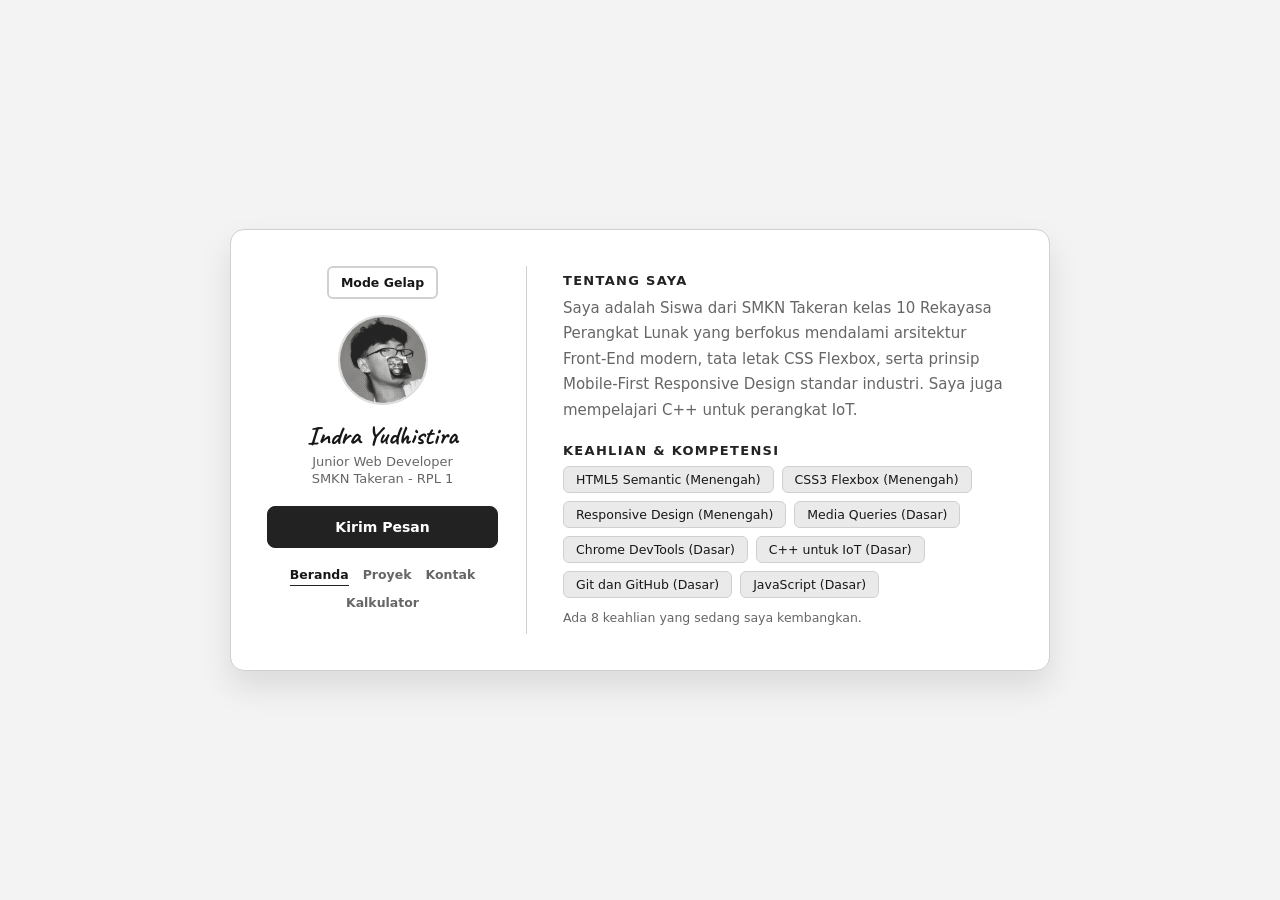
<file: index.html>
<!DOCTYPE html>
<html lang="id">
<head>
    <meta charset="UTF-8">
    <meta name="viewport" content="width=device-width, initial-scale=1.0">
    <title>Profil Digital Responsive - Indra Yudhistira</title>
    <link rel="icon" href="img/indra.jpeg">
    <link rel="stylesheet" href="css/style.css">
    <link href="https://fonts.googleapis.com/css2?family=Caveat:wght@500;600;700&family=Plus+Jakarta+Sans:wght@400;500;600;700;800&family=JetBrains+Mono:wght@400;500;600&display=swap" rel="stylesheet">
    <script src="js/main.js" defer></script>
</head>
<body>
    
    <main class="page-wrapper">
       <article class="profile-card">
         
        <header class="card-aside">
          <button id="tombol-tema" class="tombol-tema" type="button" aria-pressed="false">
            Mode Gelap
          </button>
          <div class="avatar-box">
            <img src="img/indra.jpeg" alt="Foto profil Indra Yudhistira" class="avatar-icon">
          </div>
          <h1 class="student-name">Indra Yudhistira</h1>
          <p class="student-role">Junior Web Developer</p>
          <p class="student-school">SMKN Takeran - RPL 1</p>
          <a href="mailto:xx1ndr4@gmail.com" target="_blank" class="btn-contact" id="btnKontak">Kirim Pesan</a>
          <nav class="nav-halaman" aria-label="Navigasi halaman">
            <a href="index.html" aria-current="page">Beranda</a>
            <a href="proyek.html">Proyek</a>
            <a href="kontak.html">Kontak</a>
            <a href="kalkulator.html">Kalkulator</a>
          </nav>
        </header>

        <section class="card-content">
          <div>
            <h2 class="section-heading">Tentang Saya</h2>
            <p class="bio-text">
              Saya adalah Siswa dari SMKN Takeran kelas 10 Rekayasa Perangkat Lunak yang berfokus mendalami
              arsitektur Front-End modern, tata letak CSS Flexbox, serta prinsip
              Mobile-First Responsive Design standar industri. Saya juga mempelajari
              C++ untuk perangkat IoT.
            </p>
          </div>

          <div class="skills-section">
            <h2 class="section-heading">Keahlian & Kompetensi</h2>
            <ul id="daftar-skill" class="skill-matrix"></ul>
            <p id="jumlah-skill" class="keterangan"></p>
          </div>
        </section>

       </article>
    </main>
    <div id="modalkontak" class="modal-overlay">
      <div class="modal-box">
        <h2>Kirim Pesan</h2>
        <p>Silahkan hubungi saya melalui email : xx1ndr4@gmail.com</p>
        <button id="btnTutupModal">Tutup</button>
      </div>
    </div>
</body>
</html>
</file>
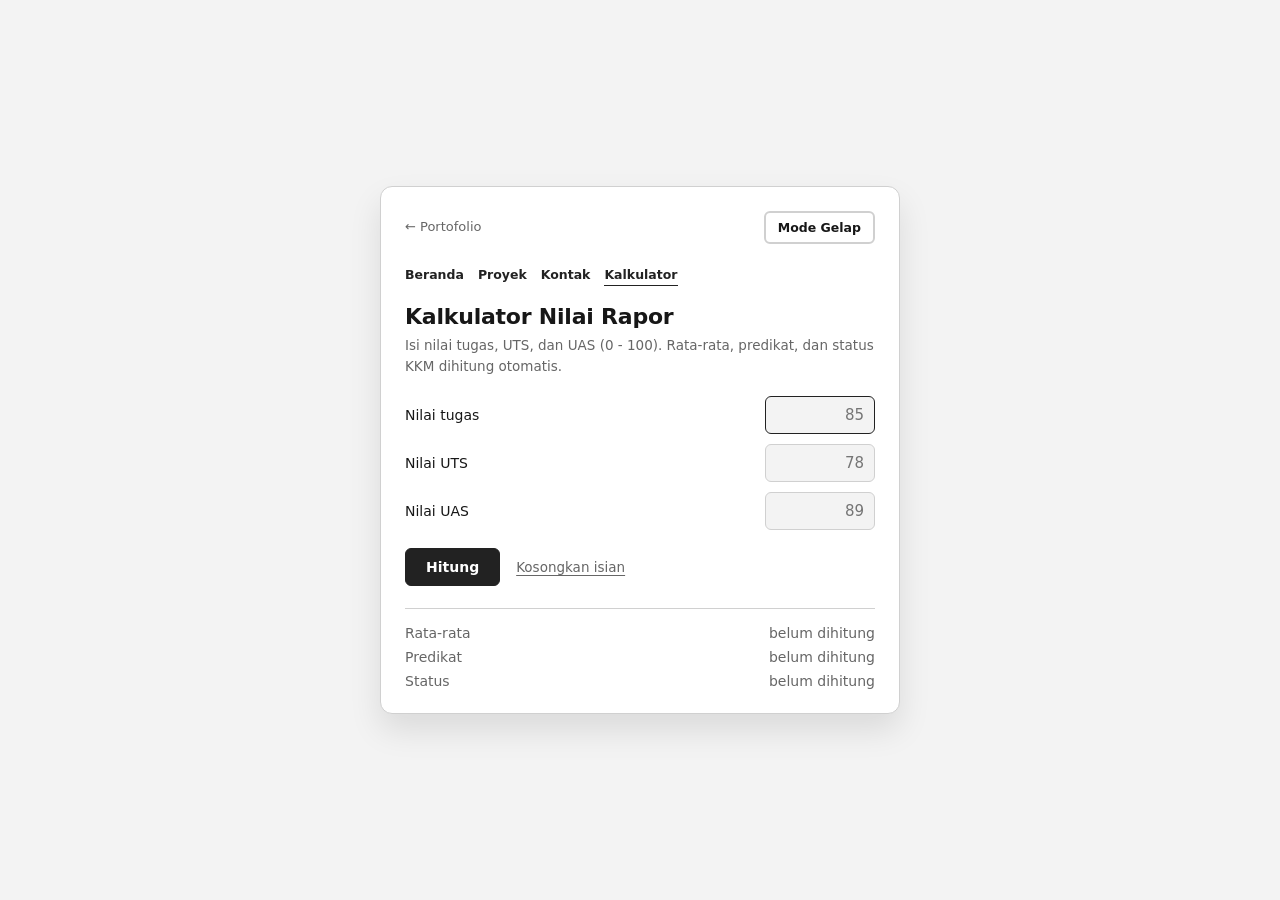
<file: kalkulator.html>
<!DOCTYPE html>
<html lang="id">
<head>
    <meta charset="UTF-8">
    <meta name="viewport" content="width=device-width, initial-scale=1.0">
    <title>Kalkulator Nilai Rapor - Indra Yudhistira</title>
    <link rel="icon" href="img/indra.jpeg">
    <link rel="stylesheet" href="css/style.css">
    <link href="https://fonts.googleapis.com/css2?family=Caveat:wght@500;600;700&family=Plus+Jakarta+Sans:wght@400;500;600;700;800&display=swap" rel="stylesheet">
    <script src="js/script.js" defer></script>
    <script src="js/main.js" defer></script>
</head>
<body>

    <main class="page-wrapper">
        <article class="panel">

            <div class="panel-head">
                <a class="tautan" href="index.html">&larr; Portofolio</a>
                <button id="tombol-tema" class="tombol-tema" type="button" aria-pressed="false">
                    Mode Gelap
                </button>
            </div>

            <nav class="nav-halaman" aria-label="Navigasi halaman">
                <a href="index.html">Beranda</a>
                <a href="proyek.html">Proyek</a>
                <a href="kontak.html">Kontak</a>
                <a href="kalkulator.html" aria-current="page">Kalkulator</a>
            </nav>

            <h1>Kalkulator Nilai Rapor</h1>
            <p class="keterangan">
                Isi nilai tugas, UTS, dan UAS (0 - 100). Rata-rata, predikat, dan status KKM dihitung otomatis.
            </p>

            <form id="formNilai" novalidate>
                <div class="baris-isian">
                    <label for="tugas">Nilai tugas</label>
                    <input type="number" id="tugas" name="tugas" min="0" max="100" step="0.1" inputmode="decimal" placeholder="85" autocomplete="off">
                </div>
                <div class="baris-isian">
                    <label for="uts">Nilai UTS</label>
                    <input type="number" id="uts" name="uts" min="0" max="100" step="0.1" inputmode="decimal" placeholder="78" autocomplete="off">
                </div>
                <div class="baris-isian">
                    <label for="uas">Nilai UAS</label>
                    <input type="number" id="uas" name="uas" min="0" max="100" step="0.1" inputmode="decimal" placeholder="89" autocomplete="off">
                </div>

                <div class="aksi">
                    <button type="submit" id="btnHitung" class="tombol-utama">Hitung</button>
                    <button type="reset" id="btnReset" class="tombol-teks">Kosongkan isian</button>
                </div>
            </form>

            <p id="pesan" class="pesan" hidden></p>

            <dl id="hasil" class="hasil" aria-live="polite">
                <div class="hasil-baris">
                    <dt>Rata-rata</dt>
                    <dd id="nilaiRataRata" class="teks-kosong">belum dihitung</dd>
                </div>
                <div class="hasil-baris">
                    <dt>Predikat</dt>
                    <dd id="nilaiPredikat" class="teks-kosong">belum dihitung</dd>
                </div>
                <div class="hasil-baris">
                    <dt>Status</dt>
                    <dd id="nilaiStatus" class="teks-kosong">belum dihitung</dd>
                </div>
            </dl>

        </article>
    </main>
</body>
</html>
</file>
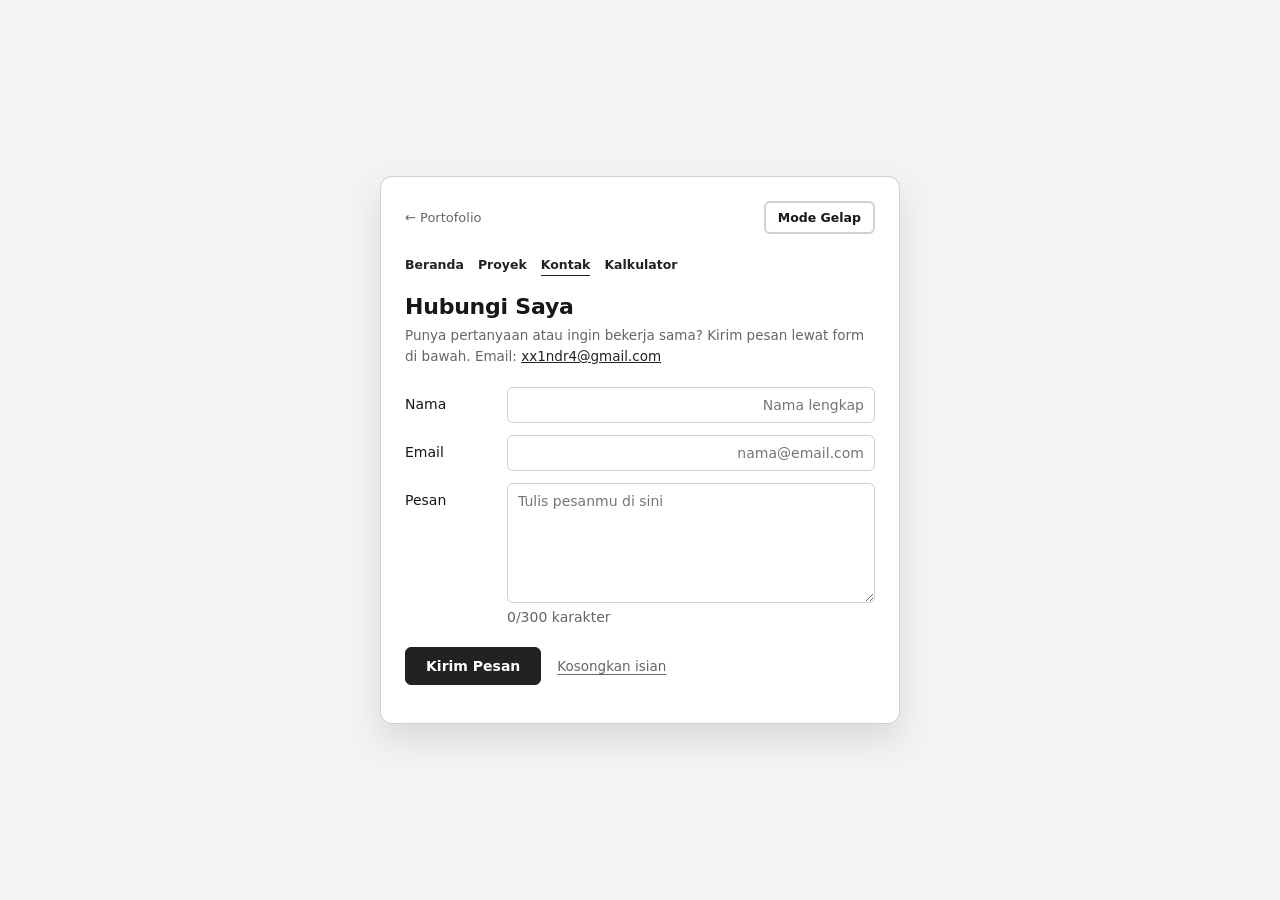
<file: kontak.html>
<!DOCTYPE html>
<html lang="id">
<head>
    <meta charset="UTF-8">
    <meta name="viewport" content="width=device-width, initial-scale=1.0">
    <title>Kontak - Indra Yudhistira</title>
    <link rel="icon" href="img/indra.jpeg">
    <link rel="stylesheet" href="css/style.css">
    <link href="https://fonts.googleapis.com/css2?family=Caveat:wght@500;600;700&family=Plus+Jakarta+Sans:wght@400;500;600;700;800&display=swap" rel="stylesheet">
    <script src="js/main.js" defer></script>
</head>
<body>

    <main class="page-wrapper">
        <article class="panel">

            <div class="panel-head">
                <a class="tautan" href="index.html">&larr; Portofolio</a>
                <button id="tombol-tema" class="tombol-tema" type="button" aria-pressed="false">
                    Mode Gelap
                </button>
            </div>

            <nav class="nav-halaman" aria-label="Navigasi halaman">
                <a href="index.html">Beranda</a>
                <a href="proyek.html">Proyek</a>
                <a href="kontak.html" aria-current="page">Kontak</a>
                <a href="kalkulator.html">Kalkulator</a>
            </nav>

            <h1>Hubungi Saya</h1>
            <p class="keterangan">
                Punya pertanyaan atau ingin bekerja sama? Kirim pesan lewat form di bawah.
                Email: <a href="mailto:xx1ndr4@gmail.com">xx1ndr4@gmail.com</a>
            </p>

            <form id="formKontak" class="form-kontak" novalidate>
                <div class="baris-isian">
                    <label for="nama">Nama</label>
                    <input type="text" id="nama" name="nama" placeholder="Nama lengkap" autocomplete="name" required>
                </div>
                <div class="baris-isian">
                    <label for="email">Email</label>
                    <input type="email" id="email" name="email" placeholder="nama@email.com" autocomplete="email" required>
                </div>
                <div class="baris-isian baris-pesan">
                    <label for="pesan">Pesan</label>
                    <div class="kolom-pesan">
                        <textarea id="pesan" name="pesan" rows="5" maxlength="300" placeholder="Tulis pesanmu di sini" required></textarea>
                        <span id="hitung-karakter" class="keterangan">0/300 karakter</span>
                    </div>
                </div>

                <div class="aksi">
                    <button type="submit" class="tombol-utama">Kirim Pesan</button>
                    <button type="reset" class="tombol-teks">Kosongkan isian</button>
                </div>
            </form>

            <p id="status-kontak" class="pesan" aria-live="polite"></p>

        </article>
    </main>

</body>
</html>
</file>
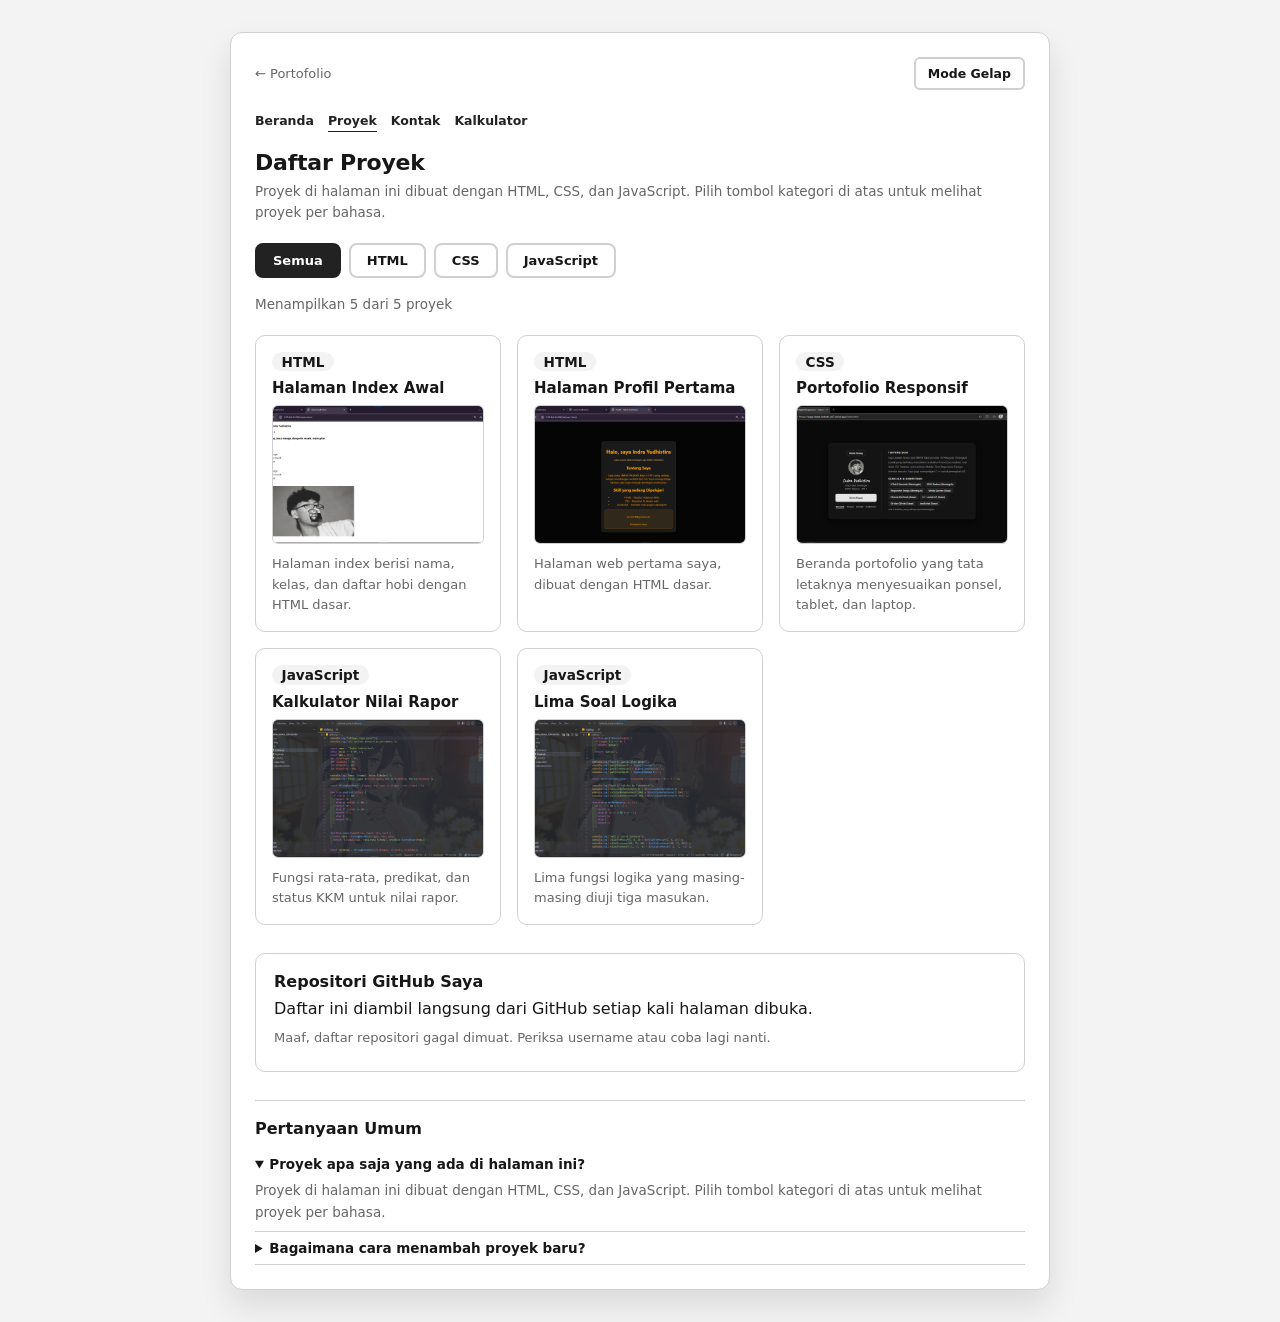
<file: proyek.html>
<!DOCTYPE html>
<html lang="id">
<head>
    <meta charset="UTF-8">
    <meta name="viewport" content="width=device-width, initial-scale=1.0">
    <title>Daftar Proyek - Indra Yudhistira</title>
    <link rel="icon" href="img/indra.jpeg">
    <link rel="stylesheet" href="css/style.css">
    <link href="https://fonts.googleapis.com/css2?family=Caveat:wght@500;600;700&family=Plus+Jakarta+Sans:wght@400;500;600;700;800&display=swap" rel="stylesheet">
    <script src="js/main.js" defer></script>
</head>
<body>

    <main class="page-wrapper">
        <article class="panel panel-lebar">

            <div class="panel-head">
                <a class="tautan" href="index.html">&larr; Portofolio</a>
                <button id="tombol-tema" class="tombol-tema" type="button" aria-pressed="false">
                    Mode Gelap
                </button>
            </div>

            <nav class="nav-halaman" aria-label="Navigasi halaman">
                <a href="index.html">Beranda</a>
                <a href="proyek.html" aria-current="page">Proyek</a>
                <a href="kontak.html">Kontak</a>
                <a href="kalkulator.html">Kalkulator</a>
            </nav>

            <h1>Daftar Proyek</h1>
            <p class="keterangan">
                Proyek di halaman ini dibuat dengan HTML, CSS, dan JavaScript.
                Pilih tombol kategori di atas untuk melihat proyek per bahasa.
            </p>

            <div class="filter">
                <button type="button" class="tombol-filter aktif" id="filter-semua">Semua</button>
                <button type="button" class="tombol-filter" id="filter-html">HTML</button>
                <button type="button" class="tombol-filter" id="filter-css">CSS</button>
                <button type="button" class="tombol-filter" id="filter-javascript">JavaScript</button>
            </div>

            <p id="jumlah-proyek" class="keterangan" aria-live="polite"></p>
            <div class="daftar-kartu" id="daftar-proyek"></div>

            <section class="kartu-repo">
                <h2>Repositori GitHub Saya</h2>
                <p>Daftar ini diambil langsung dari GitHub setiap kali halaman dibuka.</p>
                <p id="status-repo"></p>
                <ul id="daftar-repo"></ul>
            </section>

            <section class="faq">
                <h2>Pertanyaan Umum</h2>
                <details open>
                    <summary>Proyek apa saja yang ada di halaman ini?</summary>
                    <p>Proyek di halaman ini dibuat dengan HTML, CSS, dan JavaScript.
                        Pilih tombol kategori di atas untuk melihat proyek per bahasa.</p>
                </details>
                <details>
                    <summary>Bagaimana cara menambah proyek baru?</summary>
                    <p>Cukup tambahkan satu object baru ke <code>data/proyek.json</code>.
                        Kartu dan jumlah proyek otomatis ikut berubah.</p>
                </details>
            </section>

        </article>
    </main>

</body>
</html>
</file>
<file: css/style.css>
/* ============================================================
   Variabel CSS untuk tema terang dan gelap (P1-W07)
   Mode gelap hanya mengganti nilai variabel di body.gelap,
   jadi seluruh bagian halaman ikut berubah sekaligus.
   ============================================================ */
:root {
    color-scheme: light;

    --warna-utama: #222222;
    --warna-judul: #171717;
    --warna-aksen: #222222;
    --warna-tautan: #222222;
    --warna-latar: #F3F3F3;
    --warna-teks: #171717;
    --warna-teks-muted: #666666;
    --warna-kartu: #FFFFFF;
    --warna-kartu-2: #EAEAEA;
    --warna-kartu-3: #DCDCDC;
    --warna-garis: #D0D0D0;
    --warna-tombol: #222222;
    --warna-tombol-teks: #FFFFFF;
    --warna-tombol-hover: #444444;

    --shadow: 0 16px 32px rgba(0, 0, 0, 0.1);
    --overlay: rgba(0, 0, 0, 0.45);

    --lulus: #333333;
    --lulus-bg: rgba(51, 51, 51, 0.12);
    --remedial: #666666;
    --remedial-bg: rgba(102, 102, 102, 0.12);
    --danger: #555555;
    --danger-bg: rgba(85, 85, 85, 0.1);
}

body.gelap {
    color-scheme: dark;

    --warna-utama: #E5E5E5;
    --warna-judul: #F2F2F2;
    --warna-aksen: #E5E5E5;
    --warna-tautan: #E5E5E5;
    --warna-latar: #0A0A0A;
    --warna-teks: #F2F2F2;
    --warna-teks-muted: #A3A3A3;
    --warna-kartu: #141414;
    --warna-kartu-2: #202020;
    --warna-kartu-3: #2B2B2B;
    --warna-garis: #383838;
    --warna-tombol: #E5E5E5;
    --warna-tombol-teks: #111111;
    --warna-tombol-hover: #CFCFCF;

    --shadow: 0 16px 32px rgba(0, 0, 0, 0.5);
    --overlay: rgba(0, 0, 0, 0.72);

    --lulus: #E5E5E5;
    --lulus-bg: rgba(229, 229, 229, 0.14);
    --remedial: #BDBDBD;
    --remedial-bg: rgba(189, 189, 189, 0.14);
    --danger: #A8A8A8;
    --danger-bg: rgba(168, 168, 168, 0.12);
}

* {
    margin: 0;
    padding: 0;
    box-sizing: border-box;
}

body {
    /* Nama lama dipertahankan sebagai alias variabel tema baru. */
    --bg: var(--warna-latar);
    --surface: var(--warna-kartu);
    --surface-2: var(--warna-kartu-2);
    --surface-3: var(--warna-kartu-3);
    --border: var(--warna-garis);
    --text: var(--warna-teks);
    --text-muted: var(--warna-teks-muted);
    --aksen: var(--warna-aksen);
    --btn-bg: var(--warna-tombol);
    --btn-text: var(--warna-tombol-teks);
    --btn-bg-hover: var(--warna-tombol-hover);

    font-family: system-ui, -apple-system, BlinkMacSystemFont, 'Segoe UI', Roboto, Oxygen, Ubuntu, Cantarell, 'Open Sans', 'Helvetica Neue', sans-serif;
    background-color: var(--bg);
    color: var(--text);
    min-height: 100vh;
    display: flex;
    align-items: center;
    align-items: safe center;
    justify-content: center;
    padding: 32px;
}

body,
.profile-card,
.panel,
.card-aside,
.modal-box,
.skill-badge {
    transition: background-color 0.25s ease, color 0.25s ease, border-color 0.25s ease, box-shadow 0.25s ease;
}

a:focus-visible,
button:focus-visible,
input:focus-visible {
    outline: 2px solid var(--aksen);
    outline-offset: 2px;
}

.page-wrapper {
    width: 100%;
    max-width: 820px;
    padding: 0;
}

/* ---------- Kartu portofolio (index.html) ---------- */
.profile-card {
    display: flex;
    flex-direction: row;
    align-items: center;
    padding: clamp(16px, 4vw, 36px);
    background-color: var(--surface);
    border: 1px solid var(--border);
    border-radius: 14px;
    box-shadow: var(--shadow);
    gap: clamp(16px, 4vw, 36px);
}

.card-aside {
    width: clamp(200px, 30vw, 260px);
    flex-shrink: 0;
    padding-right: clamp(16px, 3vw, 28px);
    border-right: 1px solid var(--border);
    display: flex;
    flex-direction: column;
    align-items: center;
    justify-content: center;
    text-align: center;
    padding-bottom: 20px;
}

.avatar-icon {
    width: clamp(70px, 12vw, 90px);
    height: clamp(70px, 12vw, 90px);
    border-radius: 50%;
    display: block;
    margin-bottom: 14px;
    object-position: center;
    object-fit: cover;
    border: 2px solid var(--surface-3);
}

.student-name {
    font-size: clamp(20px, 3.5vw, 26px);
    font-weight: 700;
    font-family: "Caveat", cursive;
    color: var(--text);
}

.student-role {
    font-size: 13px;
    margin-top: 2px;
    color: var(--text-muted);
}

.student-school {
    font-size: 13px;
    margin-top: 2px;
    color: var(--text-muted);
}

/* ---------- Tombol (dua gaya saja) ---------- */
.btn-contact {
    margin-top: 20px;
    display: inline-flex;
    align-items: center;
    justify-content: center;
    width: 100%;
    padding: 12px 20px;
    border: 1px solid var(--btn-bg);
    border-radius: 8px;
    background-color: var(--btn-bg);
    color: var(--btn-text);
    text-decoration: none;
    font-family: inherit;
    font-weight: 600;
    font-size: 14px;
    cursor: pointer;
    transition: background-color 0.2s ease, border-color 0.2s ease, transform 0.2s ease;
}

.btn-contact:hover {
    background-color: var(--btn-bg-hover);
    border-color: var(--btn-bg-hover);
    transform: translateY(-1px);
}

.btn-contact:active {
    transform: translateY(0);
}

.btn-kalkulator {
    margin-top: 10px;
    background-color: var(--surface-2);
    border-color: var(--border);
    color: var(--text);
}

.btn-kalkulator:hover {
    background-color: var(--surface-3);
    border-color: var(--aksen);
    color: var(--text);
}

.tombol-tema {
    display: inline-flex;
    align-items: center;
    justify-content: center;
    padding: 7px 12px;
    border: 2px solid var(--warna-garis);
    border-radius: 6px;
    background-color: transparent;
    color: var(--warna-teks);
    font-family: inherit;
    font-size: 12.5px;
    font-weight: 600;
    cursor: pointer;
    transition: background-color 0.2s ease, color 0.2s ease, border-color 0.2s ease;
}

.tombol-tema:hover {
    background-color: var(--warna-kartu-2);
    border-color: var(--warna-aksen);
}

.card-aside .tombol-tema {
    margin-bottom: 16px;
}

/* ---------- Navigasi antarhalaman ---------- */
.nav-halaman {
    display: flex;
    flex-wrap: wrap;
    align-items: center;
    justify-content: center;
    gap: 6px 14px;
    margin-top: 16px;
}

.panel .nav-halaman {
    justify-content: flex-start;
    margin-top: 0;
    margin-bottom: 18px;
}

.nav-halaman a {
    padding: 3px 0;
    border-bottom: 1px solid transparent;
    color: var(--text-muted);
    font-size: 12.5px;
    font-weight: 600;
    text-decoration: none;
    transition: color 0.2s ease, border-color 0.2s ease;
}

.nav-halaman a:hover {
    color: var(--text);
    border-bottom-color: var(--aksen);
}

.nav-halaman a[aria-current="page"] {
    color: var(--text);
    border-bottom-color: var(--aksen);
}

.card-content {
    flex: 1;
    justify-content: center;
    display: flex;
    flex-direction: column;
    gap: 20px;
}

.section-heading {
    font-size: 13px;
    color: var(--aksen);
    text-transform: uppercase;
    letter-spacing: 0.1em;
    margin-bottom: 8px;
    font-weight: 700;
}

.bio-text {
    font-size: clamp(13px, 2.2vw, 15px);
    line-height: 1.7;
    color: var(--text-muted);
}

.skill-matrix {
    display: flex;
    flex-wrap: wrap;
    gap: 8px;
    margin: 0;
    padding: 0;
    list-style: none;
}

#jumlah-skill {
    margin: 10px 0 0;
    font-size: 12.5px;
}

.skill-badge {
    background-color: var(--surface-2);
    border: 1px solid var(--border);
    color: var(--text);
    padding: 5px 12px;
    border-radius: 6px;
    font-size: 12.5px;
    font-weight: 500;
    transition: background-color 0.2s ease, border-color 0.2s ease;
}

.skill-badge:hover {
    background-color: var(--surface-3);
    border-color: var(--aksen);
}

/* ---------- Modal ---------- */
.modal-overlay {
    position: fixed;
    inset: 0;
    background-color: var(--overlay);
    display: none;
    align-items: center;
    justify-content: center;
    padding: 24px;
    z-index: 10;
}

.modal-overlay.show {
    display: flex;
}

.modal-box {
    background-color: var(--surface);
    border: 1px solid var(--border);
    color: var(--text);
    padding: clamp(20px, 4vw, 28px);
    border-radius: 12px;
    width: 100%;
    max-width: 420px;
    box-shadow: var(--shadow);
}

.modal-box h2 {
    font-size: 20px;
    font-family: "Caveat", cursive;
    margin-bottom: 12px;
}

.modal-box p {
    font-size: 14px;
    line-height: 1.6;
    color: var(--text-muted);
    margin-bottom: 20px;
    word-break: break-word;
}

.modal-box button {
    background-color: var(--btn-bg);
    color: var(--btn-text);
    border: 1px solid var(--btn-bg);
    padding: 10px 18px;
    border-radius: 8px;
    font-family: inherit;
    font-weight: 600;
    font-size: 14px;
    cursor: pointer;
    transition: background-color 0.2s ease, border-color 0.2s ease;
}

.modal-box button:hover {
    background-color: var(--btn-bg-hover);
    border-color: var(--btn-bg-hover);
}

/* ============================================================
   Halaman kalkulator nilai (tantangan P1-W06)
   Sengaja dibuat polos seperti alat: label jelas, tanpa badge,
   tanpa angka raksasa, tanpa hiasan.
   ============================================================ */
.panel {
    background-color: var(--surface);
    border: 1px solid var(--border);
    border-radius: 12px;
    padding: 24px;
    box-shadow: var(--shadow);
    max-width: 520px;
    margin: 0 auto;
}

.panel-head {
    display: flex;
    align-items: center;
    justify-content: space-between;
    gap: 12px;
    margin-bottom: 20px;
}

.tautan {
    padding: 2px 0;
    border: none;
    border-bottom: 1px solid transparent;
    background: none;
    color: var(--text-muted);
    font-family: inherit;
    font-size: 13px;
    text-decoration: none;
    cursor: pointer;
    transition: color 0.2s ease, border-color 0.2s ease;
}

.tautan:hover {
    color: var(--text);
    border-bottom-color: var(--aksen);
}

.panel h1 {
    font-size: 22px;
    font-weight: 700;
    letter-spacing: -0.01em;
}

.keterangan {
    margin-top: 6px;
    margin-bottom: 20px;
    font-size: 13.5px;
    line-height: 1.55;
    color: var(--text-muted);
}

.baris-isian {
    display: grid;
    grid-template-columns: 1fr 110px;
    align-items: center;
    gap: 12px;
    margin-bottom: 10px;
}

.baris-isian label {
    font-size: 14px;
    color: var(--text);
}

.baris-isian input {
    width: 100%;
    padding: 9px 10px;
    border: 1px solid var(--border);
    border-radius: 6px;
    background-color: var(--bg);
    color: var(--text);
    font-family: inherit;
    font-size: 15px;
    text-align: right;
    font-variant-numeric: tabular-nums;
    appearance: textfield;
    -moz-appearance: textfield;
    transition: border-color 0.2s ease, background-color 0.2s ease, color 0.2s ease;
}

.baris-isian input::-webkit-outer-spin-button,
.baris-isian input::-webkit-inner-spin-button {
    -webkit-appearance: none;
    margin: 0;
}

.baris-isian input:hover {
    border-color: var(--surface-3);
}

.baris-isian input:focus {
    outline: none;
    border-color: var(--aksen);
}

.aksi {
    display: flex;
    align-items: center;
    gap: 16px;
    margin-top: 18px;
}

.tombol-utama {
    padding: 10px 20px;
    border: 1px solid var(--btn-bg);
    border-radius: 6px;
    background-color: var(--btn-bg);
    color: var(--btn-text);
    font-family: inherit;
    font-size: 14px;
    font-weight: 600;
    cursor: pointer;
    transition: background-color 0.2s ease, border-color 0.2s ease;
}

.tombol-utama:hover {
    background-color: var(--btn-bg-hover);
    border-color: var(--btn-bg-hover);
}

.tombol-teks {
    padding: 6px 0;
    border: none;
    background: none;
    color: var(--text-muted);
    font-family: inherit;
    font-size: 13.5px;
    text-decoration: underline;
    text-underline-offset: 3px;
    cursor: pointer;
    transition: color 0.2s ease;
}

.tombol-teks:hover {
    color: var(--text);
}

.pesan {
    margin-top: 14px;
    font-size: 13px;
    color: var(--danger);
}

.pesan[hidden] {
    display: none;
}

.hasil {
    margin-top: 22px;
    padding-top: 16px;
    border-top: 1px solid var(--border);
    display: flex;
    flex-direction: column;
    gap: 8px;
}

.hasil-baris {
    display: flex;
    justify-content: space-between;
    align-items: baseline;
    gap: 16px;
    font-size: 14px;
}

.hasil-baris dt {
    color: var(--text-muted);
}

.hasil-baris dd {
    margin: 0;
    font-weight: 600;
    text-align: right;
    font-variant-numeric: tabular-nums;
}

.hasil-baris dd.teks-lulus {
    color: var(--lulus);
}

.hasil-baris dd.teks-remedial {
    color: var(--remedial);
}

.hasil-baris dd.teks-kosong {
    color: var(--text-muted);
    font-weight: 400;
}

/* ============================================================
   Halaman Proyek: filter, label, dan kartu dari array
   ============================================================ */
.panel-lebar {
    max-width: 960px;
}

.filter {
    display: flex;
    flex-wrap: wrap;
    gap: 0.5rem;
    margin-bottom: 1rem;
}

.tombol-filter {
    padding: 0.5rem 1rem;
    border: 2px solid var(--warna-garis);
    border-radius: 8px;
    background-color: var(--warna-kartu);
    color: var(--warna-judul);
    font-family: inherit;
    font-size: 13px;
    font-weight: 600;
    cursor: pointer;
    transition: background-color 0.2s ease, color 0.2s ease, border-color 0.2s ease;
}

.tombol-filter:hover {
    border-color: var(--warna-aksen);
}

.tombol-filter.aktif {
    background-color: var(--warna-tombol);
    border-color: var(--warna-tombol);
    color: var(--warna-tombol-teks);
}

.label {
    display: inline-block;
    padding: 0.1rem 0.6rem;
    margin-bottom: 0.5rem;
    border-radius: 999px;
    background-color: var(--warna-latar);
    color: var(--warna-judul);
    font-size: 0.85rem;
    font-weight: 600;
}

.daftar-kartu {
    display: grid;
    grid-template-columns: repeat(auto-fit, minmax(220px, 1fr));
    gap: 16px;
    margin-top: 12px;
}

.daftar-kartu .kartu {
    padding: 16px;
    border: 1px solid var(--warna-garis);
    border-radius: 10px;
    background-color: var(--warna-kartu);
    transition: border-color 0.2s ease, transform 0.2s ease;
}

.daftar-kartu .kartu:hover {
    border-color: var(--warna-aksen);
    transform: translateY(-2px);
}

.daftar-kartu .kartu h3 {
    margin-bottom: 8px;
    color: var(--warna-judul);
    font-size: 15px;
}

.daftar-kartu .kartu img {
    display: block;
    width: 100%;
    height: auto;
    aspect-ratio: 640 / 420;
    object-fit: cover;
    margin-bottom: 10px;
    border: 1px solid var(--warna-garis);
    border-radius: 6px;
    background-color: var(--warna-kartu-2);
}

.daftar-kartu .kartu p {
    color: var(--warna-teks-muted);
    font-size: 13px;
    line-height: 1.55;
}

.kartu-repo {
    margin-top: 28px;
    padding: 18px;
    border: 1px solid var(--warna-garis);
    border-radius: 10px;
    background-color: var(--warna-kartu);
}

.kartu-repo h2 {
    margin-bottom: 8px;
    color: var(--warna-judul);
    font-size: 16px;
}

.kartu-repo #status-repo {
    margin-top: 12px;
    color: var(--warna-teks-muted);
    font-size: 13px;
}

.kartu-repo #daftar-repo {
    margin-top: 8px;
    padding-left: 20px;
    list-style: disc;
}

.kartu-repo li {
    padding: 2px 0;
    color: var(--warna-teks-muted);
    font-size: 13.5px;
}

.kartu-repo a {
    color: var(--warna-aksen);
    text-decoration: none;
}

.kartu-repo a:hover {
    text-decoration: underline;
}

.faq {
    margin-top: 28px;
    padding-top: 18px;
    border-top: 1px solid var(--warna-garis);
}

.faq h2 {
    margin-bottom: 10px;
    color: var(--warna-judul);
    font-size: 16px;
}

.faq details {
    padding: 8px 0;
    border-bottom: 1px solid var(--warna-garis);
    font-size: 13.5px;
}

.faq summary {
    color: var(--warna-teks);
    font-weight: 600;
    cursor: pointer;
}

.faq details p {
    margin-top: 8px;
    color: var(--warna-teks-muted);
    line-height: 1.6;
}

.faq code {
    padding: 1px 4px;
    border-radius: 4px;
    background-color: var(--warna-kartu-2);
    font-family: "JetBrains Mono", Consolas, monospace;
    font-size: 0.9em;
}

/* ============================================================
   Halaman Kontak: form dan penghitung karakter
   ============================================================ */
.form-kontak .baris-isian {
    grid-template-columns: 90px 1fr;
    align-items: start;
    margin-bottom: 12px;
}

.form-kontak .baris-isian label {
    padding-top: 9px;
}

.form-kontak input,
.form-kontak textarea {
    width: 100%;
    padding: 9px 10px;
    border: 1px solid var(--warna-garis);
    border-radius: 6px;
    background-color: var(--warna-kartu);
    color: var(--warna-teks);
    font-family: inherit;
    font-size: 14px;
    transition: border-color 0.2s ease, background-color 0.2s ease, color 0.2s ease;
}

.form-kontak input:focus,
.form-kontak textarea:focus {
    outline: none;
    border-color: var(--warna-aksen);
}

.form-kontak textarea {
    min-height: 120px;
    resize: vertical;
}

.kolom-pesan {
    display: flex;
    flex-direction: column;
    gap: 4px;
}

#hitung-karakter {
    margin: 0;
    font-size: 0.875rem;
}

.panel a:not(.tautan) {
    color: var(--warna-tautan);
}

@media (max-width: 640px) {
    body {
        padding: 16px;
    }

    .profile-card {
        flex-direction: column;
        align-items: stretch;
        gap: 24px;
        padding: 20px;
    }

    .card-aside {
        width: 100%;
        border-right: none;
        border-bottom: 1px solid var(--border);
        padding-right: 0;
        padding-bottom: 20px;
    }

    .btn-contact {
        max-width: 240px;
        margin-left: auto;
        margin-right: auto;
    }

    .panel {
        padding: 20px;
    }

    .form-kontak .baris-isian {
        grid-template-columns: 1fr;
        gap: 4px;
    }

    .form-kontak .baris-isian label {
        padding-top: 0;
    }
}

@media (max-width: 400px) {
    .baris-isian {
        grid-template-columns: 1fr 90px;
    }

    .aksi {
        flex-direction: column;
        align-items: stretch;
    }

    .tombol-teks {
        text-align: left;
    }
}

@media (max-width: 360px) {
    .profile-card {
        padding: 16px;
    }

    .student-name {
        font-size: 20px;
    }

    .bio-text {
        font-size: 14px;
    }
}
</file>
